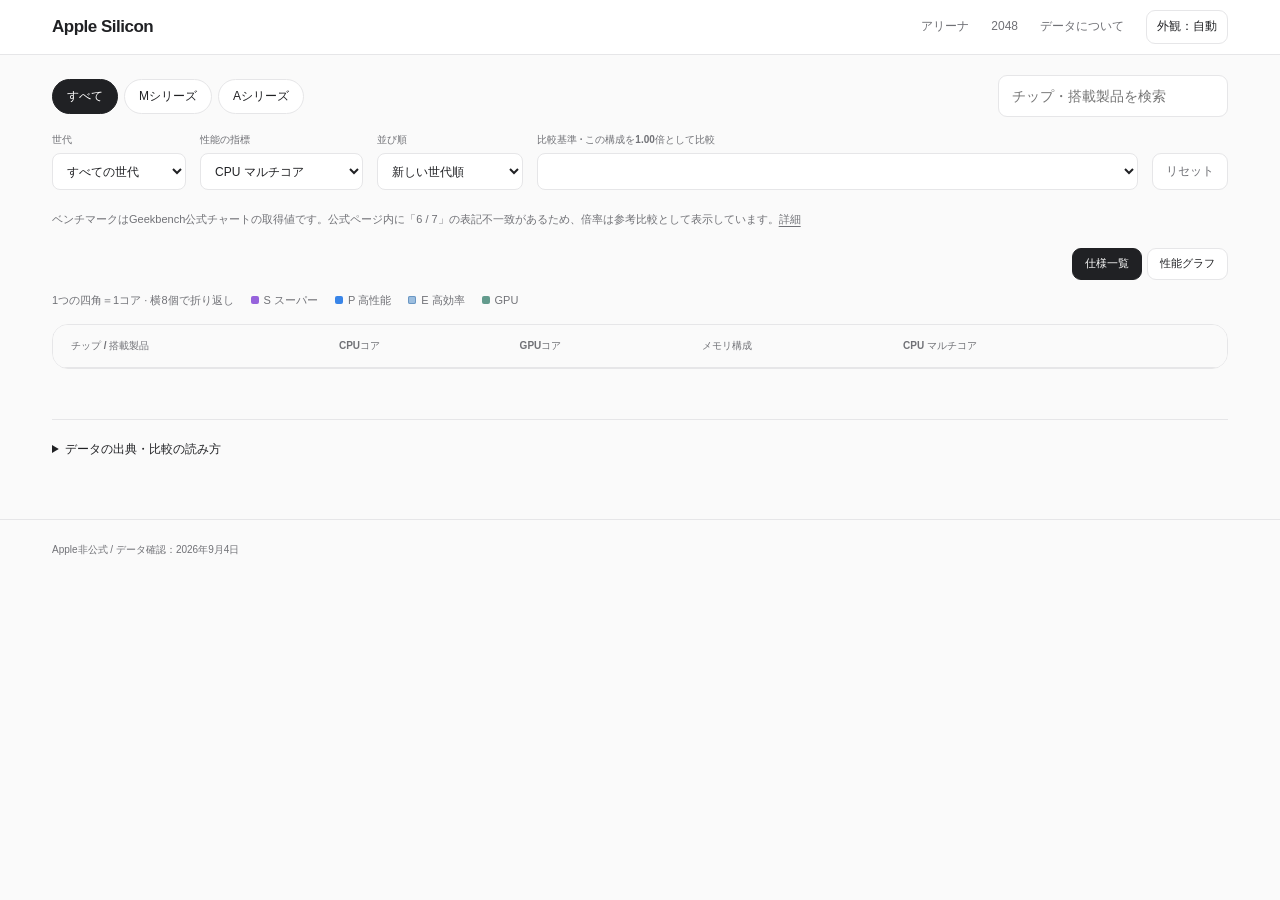
<file: template.html>
<!doctype html>
<html lang="ja"><head><meta charset="utf-8"><meta name="viewport" content="width=device-width, initial-scale=1"><meta name="color-scheme" content="light dark"><meta name="description" content="Apple SiliconのCPU・GPUコア数、メモリ構成、ベンチマークを一覧で比較。Mシリーズ全世代とA18 Pro以降に対応。"><title>Silicon Index — Apple Siliconを比較</title>
<style>
:root{--bg:#fafafa;--surface:#fff;--text:#202124;--muted:#707176;--line:#e6e6e8;--soft:#f0f0f2;--accent:#1669dd;--accent-bg:#edf4ff;--bar:#a6b4c8;--warn:#8a5a14;--warn-bg:#fff8ec;font-family:-apple-system,BlinkMacSystemFont,'Helvetica Neue','Noto Sans JP',sans-serif;color:var(--text);background:var(--bg);font-synthesis:none}*{box-sizing:border-box}body{margin:0;font-size:14px;line-height:1.6}a{color:var(--accent);text-underline-offset:3px}button,input,select{font:inherit}button,select{cursor:pointer}button{color:inherit}button:focus-visible,a:focus-visible,input:focus-visible,select:focus-visible,summary:focus-visible{outline:3px solid #6ea7f5;outline-offset:3px}button{border:1px solid var(--line);background:var(--surface);border-radius:9px;padding:8px 13px}button:hover{background:var(--soft)}button[aria-pressed=true]{background:var(--text);color:var(--surface);border-color:var(--text)}.wrap{max-width:1240px;margin:auto;padding:0 32px}header{border-bottom:1px solid var(--line);background:var(--surface)}.nav{height:68px;display:flex;align-items:center;justify-content:space-between}.brand{font-size:17px;font-weight:650;letter-spacing:-.5px;text-decoration:none;color:var(--text)}.brand span{color:var(--muted);font-weight:400}.nav-right{display:flex;gap:22px;align-items:center}.nav-right a{font-size:12px;color:var(--muted);text-decoration:none}.theme{font-size:12px;padding:6px 10px}.intro{padding:44px 0 29px;display:flex;align-items:end;justify-content:space-between;gap:24px}.eyebrow{font-size:10px;font-weight:650;letter-spacing:1.7px;color:var(--muted);margin:0 0 12px}h1{font-size:clamp(27px,3.4vw,40px);letter-spacing:-1.5px;line-height:1.3;margin:0 0 12px;font-weight:650}.intro p{margin:0;color:var(--muted);font-size:13px}.stamp{font-size:11px;color:var(--muted);white-space:nowrap;text-align:right}.stamp strong{font-size:19px;display:block;color:var(--text);font-weight:500;font-variant-numeric:tabular-nums}.summary{display:flex;gap:20px;margin-bottom:25px;color:var(--muted);font-size:12px}.summary b{color:var(--text);font-size:14px;margin-right:5px}.toolbar{display:flex;justify-content:space-between;align-items:center;gap:12px;flex-wrap:wrap;border-top:1px solid var(--line);padding:20px 0 15px}.segments{display:flex;gap:6px}.segments button{font-size:12px;padding:7px 14px;border-radius:20px}.search{width:230px;border:1px solid var(--line);background:var(--surface);color:var(--text);padding:9px 13px;border-radius:9px}.controls{display:flex;gap:14px;align-items:end;flex-wrap:wrap;padding-bottom:20px}.field{display:flex;flex-direction:column;gap:5px;min-width:125px}.field label{font-size:10px;color:var(--muted);font-weight:550}.field select{border:1px solid var(--line);border-radius:8px;background:var(--surface);color:var(--text);height:37px;padding:0 30px 0 10px;max-width:320px;font-size:12px}.field.base{flex:1}.field.base select{max-width:100%;width:100%}.reset{font-size:12px;height:37px;color:var(--muted)}.viewline{display:flex;justify-content:space-between;align-items:center;gap:12px;margin-bottom:12px}.result-count{font-size:11px;color:var(--muted)}.view-buttons{display:flex;gap:5px}.view-buttons button{font-size:11px;padding:6px 12px}.notice{padding:11px 14px;border-radius:9px;background:var(--warn-bg);color:var(--warn);font-size:11px;margin:0 0 19px;line-height:1.7}.notice a{color:inherit}.table-shell{border:1px solid var(--line);border-radius:12px;background:var(--surface);overflow:hidden}table{border-collapse:collapse;width:100%;font-size:12px}th{font-size:10px;text-align:left;font-weight:550;color:var(--muted);padding:13px 18px;background:var(--bg);border-bottom:1px solid var(--line);white-space:nowrap}td{padding:15px 18px;border-bottom:1px solid var(--line);vertical-align:middle}tbody tr:last-child td{border-bottom:0}.chip-name{font-size:17px;font-weight:650;letter-spacing:-.5px;white-space:nowrap}.device{font-size:10px;color:var(--muted);max-width:220px;margin-top:3px}.variant{font-size:10px;color:var(--muted)}.num{font-variant-numeric:tabular-nums;font-size:19px;line-height:1.2;letter-spacing:-.5px}.split{font-size:10px;white-space:nowrap;color:var(--muted);margin-top:4px}.badges{display:flex;gap:4px;flex-wrap:wrap;max-width:195px}.badge{font-variant-numeric:tabular-nums;border:1px solid var(--line);border-radius:5px;padding:1px 6px;font-size:11px;background:var(--bg);white-space:nowrap}.unit{font-size:10px;color:var(--muted);margin-top:4px}.score{width:210px;min-width:170px}.score-top{display:flex;align-items:baseline;justify-content:space-between;gap:12px;font-variant-numeric:tabular-nums}.score-value{font-size:15px;font-weight:550}.ratio{color:var(--accent);font-size:12px;font-weight:550}.track{height:5px;border-radius:3px;background:var(--soft);margin-top:7px;overflow:hidden}.fill{height:100%;background:var(--bar);border-radius:3px}.is-base{background:var(--accent-bg)}.is-base .fill{background:var(--accent)}.base-tag{font-size:9px;color:var(--accent);font-weight:600;margin-left:8px}.future{font-size:9px;color:var(--warn);font-weight:500;margin-left:8px}.detail-button{font-size:11px;white-space:nowrap;padding:7px 10px}.details td{padding:0 18px;background:var(--bg)}.detail-content{padding:17px 0;display:grid;grid-template-columns:1fr 1fr;gap:22px;font-size:11px;color:var(--muted)}.detail-content p{margin:4px 0}.detail-content b{color:var(--text);font-weight:550}.detail-metrics{display:flex;gap:20px;margin-bottom:10px}.detail-metrics span{display:block;font-size:16px;color:var(--text);font-variant-numeric:tabular-nums}.detail-content a{display:inline-block;margin-right:15px}.set-base{font-size:11px;margin-top:7px}.empty{padding:60px 20px;text-align:center;color:var(--muted)}#ranking{padding:8px 22px}.rank-row{display:grid;grid-template-columns:185px 1fr 100px;align-items:center;gap:20px;padding:14px 0;border-bottom:1px solid var(--line)}.rank-row:last-child{border-bottom:0}.rank-name{font-size:14px;font-weight:600}.rank-sub{font-size:10px;color:var(--muted)}.rank-track{height:23px;border-radius:4px;background:var(--soft)}.rank-fill{height:100%;min-width:2px;border-radius:4px;background:var(--bar)}.rank-row.baseline .rank-fill{background:var(--accent)}.rank-score{text-align:right;font-variant-numeric:tabular-nums}.rank-score b{font-weight:550;font-size:14px}.rank-score span{display:block;color:var(--accent);font-size:11px}.guide{margin:28px 0 40px;padding:20px 0;border-top:1px solid var(--line)}.guide summary{cursor:pointer;font-size:12px;font-weight:550}.guide-content{max-width:850px;font-size:12px;color:var(--muted);line-height:1.9;padding-top:12px}.guide h3{font-size:12px;color:var(--text);margin:17px 0 5px}.guide p{margin:5px 0}.guide ul{padding-left:18px}.legend{font-size:10px;color:var(--muted);padding-top:12px}footer{border-top:1px solid var(--line);padding:22px 0;font-size:10px;color:var(--muted)}footer .wrap{display:flex;justify-content:space-between;gap:20px}.sr-only{position:absolute;width:1px;height:1px;padding:0;margin:-1px;overflow:hidden;clip:rect(0,0,0,0);white-space:nowrap;border:0}[hidden]{display:none!important}
@media(prefers-color-scheme:dark){:root:not([data-theme=light]){--bg:#141416;--surface:#1d1d20;--text:#eeeef0;--muted:#a0a0a8;--line:#35353b;--soft:#2c2c32;--accent:#8dbbff;--accent-bg:#1b2a40;--bar:#6c839f;--warn:#dbb879;--warn-bg:#2c261c}}:root[data-theme=dark]{--bg:#141416;--surface:#1d1d20;--text:#eeeef0;--muted:#a0a0a8;--line:#35353b;--soft:#2c2c32;--accent:#8dbbff;--accent-bg:#1b2a40;--bar:#6c839f;--warn:#dbb879;--warn-bg:#2c261c}
@media(max-width:850px){.wrap{padding:0 20px}td,th{padding:13px 10px}.stamp{display:none}.score{min-width:135px;width:170px}.device{max-width:175px}.field{min-width:110px}.controls{gap:10px}}
@media(max-width:650px){.wrap{padding:0 18px}.nav{height:58px}.brand{font-size:15px}.brand span{display:none}.intro{padding:30px 0 22px}h1{letter-spacing:-1px}.intro p{font-size:12px}.summary{gap:16px;margin-bottom:20px}.toolbar{padding-top:16px}.search{width:100%;order:2}.segments{width:100%}.segments button{flex:1;padding:7px 10px}.controls{display:grid;grid-template-columns:1fr 1fr}.field select{max-width:100%;width:100%}.field.base{grid-column:1/-1}.reset{grid-column:1/-1;height:32px}.notice{font-size:10px}.table-shell{border:none;background:none;overflow:visible}table,tbody{display:block}thead{display:none}tr.data-row{display:grid;grid-template-columns:1fr 1fr 1.7fr;gap:16px 10px;border:1px solid var(--line);border-radius:12px;padding:17px;margin-bottom:10px;background:var(--surface)}tr.data-row.is-base{background:var(--accent-bg)}td{display:block;padding:0;border:0}td.identity{grid-column:1/3}td.action{grid-column:3;grid-row:1;text-align:right;align-self:center}td.cpu,td.gpu,td.mem{grid-row:2}td.cpu:before{content:'CPU';font-size:9px;color:var(--muted);display:block;margin-bottom:5px}td.gpu:before{content:'GPU';font-size:9px;color:var(--muted);display:block;margin-bottom:5px}td.mem:before{content:'メモリ';font-size:9px;color:var(--muted);display:block;margin-bottom:5px}td.score{grid-column:1/-1;width:auto;min-width:0;padding-top:12px;border-top:1px solid var(--line)}.chip-name{font-size:19px}.device{max-width:none}.badges{max-width:none}.badge{font-size:10px}.num{font-size:23px}.details{display:block;margin:-11px 0 10px;border:1px solid var(--line);border-radius:0 0 12px}.details td{padding:0 15px;border-radius:inherit}.detail-content{grid-template-columns:1fr;gap:10px}.rank-row{grid-template-columns:110px 1fr 70px;gap:10px}.rank-name{font-size:12px}.rank-sub{font-size:9px}.rank-track{height:19px}#ranking{padding:0 12px;border:1px solid var(--line);border-radius:12px;background:var(--surface)}.rank-score b{font-size:12px}.rank-score span{font-size:10px}.guide{margin-top:24px}footer .wrap{flex-direction:column;gap:4px}.nav-right{gap:12px}}
@media(prefers-reduced-motion:no-preference){.fill,.rank-fill{transition:width .2s ease}}@media print{header,.toolbar,.controls,.view-buttons,.action,.notice,footer{display:none}body{background:white;color:black}.wrap{max-width:none;padding:0}tr{break-inside:avoid}.intro{padding:15px 0}}

.core-grid{display:grid;grid-template-columns:repeat(8,6px);gap:3px;margin-top:9px;width:max-content}.core-square{width:6px;height:6px;border-radius:1px;background:#8190a6}.core-square.s{background:#9663dc}.core-square.p{background:#3985e8}.core-square.e{background:#9cbedf}.core-legend{display:flex;flex-wrap:wrap;gap:8px 17px;font-size:10px;color:var(--muted);margin:0 0 15px;align-items:center}.core-legend span{display:inline-flex;align-items:center;gap:5px}.core-legend i{display:inline-block}.cpu,.gpu{min-width:84px}.split{white-space:normal}.data-row td{vertical-align:top}
@media(max-width:650px){tr.data-row{grid-template-columns:1fr 1fr 1.5fr}.cpu,.gpu{min-width:0}}

/* Larger, grouped core maps and aligned comparison scales. */
.table-shell{border-radius:16px}.data-row td{padding-top:22px;padding-bottom:22px}.data-row:hover{background:var(--bg)}.data-row.is-base:hover{background:var(--accent-bg)}
.core-groups{display:flex;flex-direction:column;gap:10px;margin-top:12px}.core-grid{grid-template-columns:repeat(8,8px);gap:3px;margin-top:0}.core-square{width:8px;height:8px;border-radius:2px}.core-square.e{background:#9cbedf;box-shadow:inset 0 0 0 1px #6a97c3}.core-square.g{background:#639b8d}.core-label{font-size:9px;color:var(--muted);margin-top:4px;line-height:1.2}.cpu,.gpu{min-width:112px}.split{position:absolute;width:1px;height:1px;overflow:hidden;clip-path:inset(50%);white-space:nowrap}.num{font-size:26px;font-weight:600}.num:after{content:' コア';font-size:10px;font-weight:400;color:var(--muted);letter-spacing:0}.chip-name{font-size:20px}.memory-max{font-size:23px;font-weight:600;font-variant-numeric:tabular-nums;line-height:1.4}.memory-max small{font-size:10px;color:var(--muted);font-weight:400}.memory-track{height:6px;background:var(--soft);border-radius:4px;overflow:hidden;margin:8px 0 12px;max-width:180px}.memory-track div{height:100%;background:#639b8d;border-radius:4px}.badge{padding:2px 7px;background:var(--surface)}.score-top{align-items:center}.ratio{font-size:24px;letter-spacing:-.6px;line-height:1.2}.ratio small{display:block;font-size:9px;letter-spacing:0;font-weight:400;color:var(--muted);text-align:right;margin-top:4px}.score-value{font-size:13px;color:var(--muted)}.track{height:10px;margin-top:12px}.fill,.rank-fill{background:#6494cc}.core-legend{padding:13px 16px;background:var(--surface);border:1px solid var(--line);border-radius:10px;font-size:11px}.core-legend span:last-child i{background:#639b8d}.rank-score span{font-size:18px;font-weight:600}.rank-track{height:28px}
@media(max-width:850px){.cpu,.gpu{min-width:98px}.data-row td{padding-left:10px;padding-right:10px}.core-grid{grid-template-columns:repeat(8,7px);gap:3px}.core-square{width:7px;height:7px}}
@media(max-width:650px){tr.data-row{grid-template-columns:1fr 1fr;gap:20px 16px;padding:20px;margin-bottom:16px}.data-row td{padding:0}.cpu,.gpu{min-width:0}td.identity{grid-column:1}td.action{grid-column:2}td.cpu,td.gpu{grid-row:2}td.mem{grid-row:3;grid-column:1/-1;padding-top:15px;border-top:1px solid var(--line)}td.score{grid-row:4;padding-top:15px}.core-grid{grid-template-columns:repeat(8,10px);gap:4px}.core-square{width:10px;height:10px}.core-label{font-size:10px}.core-legend .core-square{width:8px;height:8px}.memory-track{max-width:none}.core-groups{gap:12px}.num{font-size:28px}.ratio{font-size:28px}.score-value:before{content:'スコア ';font-size:10px}.chip-name{white-space:normal}.rank-score span{font-size:14px}}

.nav{height:54px}.toolbar{border-top:0}.core-legend{background:none;border:0;border-radius:0;padding:0}.notice{background:none;border-radius:0;padding:0;color:var(--muted)}
@media(max-width:650px){.nav{height:auto;min-height:54px;gap:10px;padding-top:8px;padding-bottom:8px}.nav-right{flex-wrap:wrap;justify-content:flex-end;gap:10px}.brand{flex-shrink:0}}
</style><link rel="stylesheet" href="chip-art.css?v=1"><script src="chip-art.js?v=1"></script></head><body>
<header><nav class="wrap nav" aria-label="メイン"><a class="brand" href="./">Apple Silicon</a><div class="nav-right"><a href="game.html">アリーナ</a><a href="2048.html">2048</a><a href="#about">データについて</a><button class="theme" id="theme" aria-label="外観を切り替え">外観：自動</button></div></nav></header>
<main class="wrap"><h1 class="sr-only">Apple Siliconの比較</h1>
<div class="toolbar"><div class="segments" role="group" aria-label="シリーズ"><button data-family="all" aria-pressed="true">すべて</button><button data-family="M" aria-pressed="false">Mシリーズ</button><button data-family="A" aria-pressed="false">Aシリーズ</button></div><label class="sr-only" for="search">チップ・搭載製品を検索</label><input class="search" id="search" type="search" placeholder="チップ・搭載製品を検索" autocomplete="off"></div>
<div class="controls"><div class="field"><label for="generation">世代</label><select id="generation"><option value="all">すべての世代</option></select></div><div class="field"><label for="metric">性能の指標</label><select id="metric"><option value="multi">CPU マルチコア</option><option value="single">CPU シングルコア</option><option value="metal">GPU Metal</option></select></div><div class="field"><label for="sort">並び順</label><select id="sort"><option value="new">新しい世代順</option><option value="score">スコアが高い順</option><option value="cpu">CPUコア数順</option><option value="gpu">GPUコア数順</option><option value="memory">最大メモリ順</option></select></div><div class="field base"><label for="baseline">比較基準 · この構成を1.00倍として比較</label><select id="baseline"></select></div><button class="reset" id="reset">リセット</button></div>
<p class="notice">ベンチマークはGeekbench公式チャートの取得値です。公式ページ内に「6 / 7」の表記不一致があるため、倍率は参考比較として表示しています。<a href="#about">詳細</a></p>
<div class="viewline"><span class="result-count" id="resultCount" role="status" aria-live="polite"></span><div class="view-buttons" role="group" aria-label="表示形式"><button id="tableView" aria-pressed="true">仕様一覧</button><button id="chartView" aria-pressed="false">性能グラフ</button></div></div>
<div class="core-legend"><span>1つの四角＝1コア · 横8個で折り返し</span><span><i class="core-square s" aria-hidden="true"></i>S スーパー</span><span><i class="core-square p" aria-hidden="true"></i>P 高性能</span><span><i class="core-square e" aria-hidden="true"></i>E 高効率</span><span><i class="core-square" aria-hidden="true"></i>GPU</span></div><div class="table-shell"><table id="table"><caption class="sr-only">Apple Siliconの構成とベンチマーク一覧</caption><thead><tr><th scope="col">チップ / 搭載製品</th><th scope="col">CPUコア</th><th scope="col">GPUコア</th><th scope="col">メモリ構成</th><th scope="col" id="scoreHead">CPU マルチコア</th><th scope="col"><span class="sr-only">詳細</span></th></tr></thead><tbody id="rows"></tbody></table><div id="ranking" hidden aria-label="ベンチマーク比較グラフ"></div><div class="empty" id="empty" hidden>条件に合う構成がありません。<br>検索語や世代を変えてみてください。</div></div>
<p class="legend" id="legend"></p>
<details class="guide" id="about"><summary>データの出典・比較の読み方</summary><p class="art-credit"><a href="art-sources.html">チップ画像の出典</a></p><div class="guide-content"><h3>対象とメモリ</h3><p>Mac向けのM1からM6までのMシリーズ、およびA18 Pro・A19・A19 Proの確認済み構成を掲載。M4 Ultraなど未確認のチップは掲載していません。2026年9月4日時点で発表済みの構成を含みます。iPad専用のMチップ構成は対象外です。搭載製品欄は代表例で、対応製品をすべて列挙したものではありません。</p><p>メモリはストレージ容量ではなくRAMです。同じチップ・CPU・GPU構成でも搭載製品によって選択肢が異なります。「詳細」に製品別の制約を記載しています。iPhoneにはRAMの増量オプションがなく、Appleの製品仕様に容量が記載されていないため「容量非公表」としています。</p><h3>CPUの内訳</h3><p>S＝スーパーコア、P＝高性能コア、E＝高効率コア。名称はAppleの現行表記に準拠。異なる世代の同じコア数が、同じ性能を示すわけではありません。Neural Engineとメモリ帯域幅は各構成の「詳細」に表示します。</p><h3>ベンチマーク</h3><p><a href="https://browser.geekbench.com/mac-benchmarks" target="_blank" rel="noopener noreferrer">Geekbench Mac Benchmarks</a>と<a href="https://browser.geekbench.com/ios-benchmarks" target="_blank" rel="noopener noreferrer">iOS Benchmarks</a>を2026年9月4日に確認した静的データです。自動更新ではありません。各行は詳細に示す代表機種の集計値で、すべての搭載機種を平均したチップ固有の値ではありません。</p><p>公式チャートの説明はGeekbench 7ですが、<a href="https://browser.geekbench.com/macs/macbook-pro-14-inch-2025" target="_blank" rel="noopener noreferrer">M5 MacBook Proの詳細ページ</a>の説明は同じ値をGeekbench 6と記載しています。本サイトはバージョンを断定せず、同時点の公式チャート内での参考比較に限定します。厳密な同一バージョン・同一条件での比較は未検証です。</p><p>倍率＝対象スコア ÷ 比較基準のスコア。1.50倍はスコアが50%高いことを示し、実際の作業が必ず1.50倍速くなるという意味ではありません。OS、冷却、電力設定、メモリ、ソフトによって結果は変わります。CPU・GPUの異なる指標同士は比較しません。GPUはMetalのみで、OpenCL値とは混在させません。</p><p>構成と結果を対応付けられない場合は未掲載とし、他構成の値や推定値で埋めていません。GPU別の区別がない旧世代の集計では、CPU参考値のみ表示する場合があります。</p><h3>公式仕様</h3><p>各行の「詳細 → Apple公式仕様」から元の技術仕様を確認できます。チップの仕様や販売構成が更新された場合、掲載データと異なる可能性があります。</p></div></details>
<noscript><p>この一覧の表示・比較にはJavaScriptを有効にしてください。</p></noscript></main><footer><div class="wrap"><span>Apple非公式 / データ確認：2026年9月4日</span></div></footer>
<script id="chip-data" type="application/json">__DATA__</script>
<script>
'use strict';
const DATA=JSON.parse(document.getElementById('chip-data').textContent);
const $=id=>document.getElementById(id);
const nf=new Intl.NumberFormat('ja-JP');
const fmt=v=>v==null?'未掲載':nf.format(v);
const esc=s=>String(s??'').replace(/[&<>"']/g,c=>({'&':'&amp;','<':'&lt;','>':'&gt;','"':'&quot;',"'":'&#39;'}[c]));
const labels={single:'CPU シングルコア',multi:'CPU マルチコア',metal:'GPU Metal'};
let family='all',view='table',expanded=new Set();
const rank=r=>r.chip.startsWith('M')?Number(r.generation.slice(1))*10+({Pro:1,Max:2,Ultra:3}[r.chip.split(' ')[1]]||0):Number(r.generation.slice(1))*10-200+(r.chip.includes('Pro')?1:0);
const name=r=>`${r.chip} · CPU ${r.cpu} / GPU ${r.gpu}${r.platform==='ios'?' · '+r.device:''}`;

const generations=[...new Set(DATA.map(r=>r.generation))];
$('generation').insertAdjacentHTML('beforeend',generations.map(g=>`<option value="${esc(g)}">${esc(g)}</option>`).join(''));
const baseOptions=DATA.slice().sort((a,b)=>rank(b)-rank(a)||b.gpu-a.gpu);
function updateBaseline(){const old=$('baseline').value;const available=baseOptions.filter(r=>r.bench[$('metric').value]>0);$('baseline').innerHTML=available.map(r=>`<option value="${r.id}">${esc(name(r))}</option>`).join('');$('baseline').value=available.some(r=>r.id===old)?old:(available.find(r=>r.chip==='M1'&&r.gpu===8)?.id||available[0]?.id||'');}
function filtered(){const q=$('search').value.trim().toLowerCase();return DATA.filter(r=>(family==='all'||r.chip.startsWith(family))&&($('generation').value==='all'||r.generation===$('generation').value)&&(!q||[r.chip,r.device,`${r.cpu} ${r.gpu}`].join(' ').toLowerCase().includes(q))).sort((a,b)=>{let d=0;const k=$('sort').value;if(k==='score')d=(b.bench[$('metric').value]??-1)-(a.bench[$('metric').value]??-1);if(k==='cpu')d=b.cpu-a.cpu;if(k==='gpu')d=b.gpu-a.gpu;if(k==='memory')d=Math.max(0,...b.memory)-Math.max(0,...a.memory);return d||rank(b)-rank(a)||b.cpu-a.cpu||b.gpu-a.gpu;});}
function ratio(v,base){return v>0&&base>0?(v/base).toFixed(2)+'×':'—';}
function coreGrid(r,type){const groups=type==='cpu'?[[r.s,'s','スーパー'],[r.p,'p','高性能'],[r.e,'e','高効率']]:[[r.gpu,'g','GPU']];return '<div class="core-groups" aria-hidden="true">'+groups.filter(([count])=>count>0).map(([count,kind,label])=>'<div class="core-group"><div class="core-grid">'+('<span class="core-square '+kind+'"></span>').repeat(count)+'</div>'+(type==='cpu'?'<div class="core-label">'+label+' '+count+'</div>':'')+'</div>').join('')+'</div>';}
function memoryVisual(r){if(!r.memory.length)return '';const max=Math.max(...r.memory);return `<div class="memory-max">${max}<small> GBまで${r.historicalMemory?.includes(max)?'*':''}</small></div><div class="memory-track" aria-hidden="true"><div style="width:${max/512*100}%"></div></div>`;}
function detail(r){return `<div class="detail-content"><div><div class="detail-metrics"><div>シングルコア<span>${fmt(r.bench.single)}</span></div><div>マルチコア<span>${fmt(r.bench.multi)}</span></div><div>Metal<span>${fmt(r.bench.metal)}</span></div></div><p>ベンチマーク代表機種：<b>${esc(r.benchDevice||'対応する集計値を確認できていません')}</b></p>${r.benchNote?`<p>${esc(r.benchNote)}</p>`:''}<p>チャート取得日：2026年9月4日 / 版表記不一致のため参考値</p><a href="${esc(r.benchSource)}" target="_blank" rel="noopener noreferrer">Geekbench出典 ↗</a>${r.bench[$('metric').value]>0?`<button class="set-base" data-base="${r.id}">この構成を比較基準にする</button>`:''}</div><div><p>Neural Engine：<b>${r.ne}コア</b>　メモリ帯域幅：<b>${r.bw==null?'未記載・条件別':nf.format(r.bw)+' GB/s'}</b></p><p>${esc(r.note||'表示したメモリ容量は、このCPU / GPU構成で選べる構成です。製品・販売時期による差は公式仕様をご確認ください。')}</p><p>状態：${esc(r.status)}</p><a href="${esc(r.source)}" target="_blank" rel="noopener noreferrer">Apple公式仕様 ↗</a>${r.extraSource?`<a href="${esc(r.extraSource)}" target="_blank" rel="noopener noreferrer">補足の公式出典 ↗</a>`:''}</div></div>`;}
function render(){const rows=filtered(),metric=$('metric').value,base=DATA.find(r=>r.id===$('baseline').value),baseScore=base?.bench[metric];const max=Math.max(1,...rows.map(r=>r.bench[metric]||0));$('resultCount').textContent=`${rows.length}構成を表示 · ${rows.filter(r=>r.bench[metric]>0).length}構成にスコアあり`;$('scoreHead').textContent=labels[metric];$('legend').textContent=`${labels[metric]} / 性能の棒は表示中の最高値を100%として表示。メモリの棒は全構成共通の512 GBを上限に表示。倍率は ${base?name(base):'未選択'} を基準に算出。`;$('empty').hidden=rows.length>0;$('table').hidden=view!=='table'||!rows.length;$('ranking').hidden=view!=='chart'||!rows.length;
$('rows').innerHTML=rows.map(r=>{const score=r.bench[metric],isBase=r.id===base?.id,open=expanded.has(r.id);return `<tr class="data-row ${isBase?'is-base':''}"><td class="identity"><div class="identity-art">${ChipArt.html(r.chip)}<div><div class="chip-name">${esc(r.chip)}${isBase?'<span class="base-tag">基準</span>':''}${r.status==='発表済み'?'<span class="future">発表済み</span>':''}</div><div class="device">${esc(r.device)}</div></div></div></td><td class="cpu"><div class="num">${r.cpu}</div>${coreGrid(r,'cpu')}<div class="split">${[r.s?`S${r.s}`:'',r.p?`P${r.p}`:'',r.e?`E${r.e}`:''].filter(Boolean).join(' + ')}</div></td><td class="gpu"><div class="num">${r.gpu}</div>${coreGrid(r,'gpu')}</td><td class="mem">${memoryVisual(r)}<div class="badges">${r.memory.length?r.memory.map(m=>`<span class="badge">${m}${r.historicalMemory?.includes(m)?"*":""}</span>`).join(''):'<span class="variant">容量非公表</span>'}</div><div class="unit">${r.memory.length?'GB'+(r.historicalMemory?.length?" · *発売当初":'')+(r.note?' · 条件は詳細へ':''):'増量オプションなし'}</div></td><td class="score"><div class="score-top"><span class="score-value">${fmt(score)}</span><span class="ratio">${ratio(score,baseScore)}<small>基準比</small></span></div>${score?`<div class="track" aria-hidden="true"><div class="fill" style="width:${score/max*100}%"></div></div>`:'<div class="variant">対応する結果を未確認</div>'}</td><td class="action"><button class="detail-button" data-detail="${r.id}" aria-expanded="${open}" aria-controls="detail-${r.id}" aria-label="${esc(name(r))}の詳細">${open?'閉じる −':'詳細 ＋'}</button></td></tr><tr class="details" id="detail-${r.id}" ${open?'':'hidden'}><td colspan="6">${open?detail(r):''}</td></tr>`;}).join('');
$('ranking').innerHTML=rows.slice().sort((a,b)=>(b.bench[metric]??-1)-(a.bench[metric]??-1)).map(r=>`<div class="rank-row ${r.id===base?.id?'baseline':''}"><div>${ChipArt.html(r.chip,'rank-art')}<div class="rank-name">${esc(r.chip)}${r.id===base?.id?' · 基準':''}</div><div class="rank-sub">CPU ${r.cpu} / GPU ${r.gpu}${r.platform==='ios'?' · iPhone':''}</div></div><div class="rank-track" aria-hidden="true">${r.bench[metric]?`<div class="rank-fill" style="width:${r.bench[metric]/max*100}%"></div>`:''}</div><div class="rank-score"><b>${fmt(r.bench[metric])}</b><span>${ratio(r.bench[metric],baseScore)}</span></div></div>`).join('');}
document.querySelectorAll('[data-family]').forEach(button=>button.addEventListener('click',()=>{family=button.dataset.family;$('generation').value='all';document.querySelectorAll('[data-family]').forEach(b=>b.setAttribute('aria-pressed',String(b===button)));render();}));
$('search').addEventListener('input',render);['generation','sort','baseline'].forEach(id=>$(id).addEventListener('change',render));$('metric').addEventListener('change',()=>{updateBaseline();render();});
$('rows').addEventListener('click',event=>{const b=event.target.closest('button');if(!b)return;if(b.dataset.detail){const id=b.dataset.detail;expanded.has(id)?expanded.delete(id):expanded.add(id);render();document.querySelector(`[data-detail="${id}"]`)?.focus();}if(b.dataset.base){$('baseline').value=b.dataset.base;render();$('baseline').focus();}});
function setView(v){view=v;$('tableView').setAttribute('aria-pressed',String(v==='table'));$('chartView').setAttribute('aria-pressed',String(v==='chart'));render();}$('tableView').addEventListener('click',()=>setView('table'));$('chartView').addEventListener('click',()=>setView('chart'));
$('reset').addEventListener('click',()=>{family='all';$('search').value='';$('generation').value='all';$('sort').value='new';$('metric').value='multi';$('baseline').value='';expanded.clear();updateBaseline();document.querySelectorAll('[data-family]').forEach(b=>b.setAttribute('aria-pressed',String(b.dataset.family==='all')));setView('table');});
let theme='auto';try{theme=localStorage.getItem('silicon-theme')||'auto';}catch{}function applyTheme(){if(theme==='auto')delete document.documentElement.dataset.theme;else document.documentElement.dataset.theme=theme;$('theme').textContent='外観：'+({auto:'自動',light:'ライト',dark:'ダーク'}[theme]||'自動');}applyTheme();$('theme').addEventListener('click',()=>{theme=({auto:'light',light:'dark',dark:'auto'})[theme]||'auto';try{localStorage.setItem('silicon-theme',theme);}catch{}applyTheme();});
updateBaseline();render();
document.querySelectorAll('a[href="#about"]').forEach(a=>a.addEventListener('click',()=>{$('about').open=true;}));
</script></body></html>
</file>
<file: chip-art.css>
.official-chip{position:relative;display:inline-block;width:64px;height:64px;flex-shrink:0;overflow:hidden;vertical-align:middle;background:#050505;border-radius:4px;isolation:isolate;color:#eee}.official-chip img{position:absolute;display:block;max-width:none!important;pointer-events:none;user-select:none}.official-chip .full-art{inset:0;width:100%;height:100%;object-fit:cover;object-position:center}.official-chip .crop-art{width:var(--img-w);height:var(--img-h);left:var(--img-x);top:var(--img-y)}.art-fallback{position:absolute;inset:0;display:grid;place-items:center;text-align:center;padding:4px;font:600 10px/1.1 -apple-system,BlinkMacSystemFont,'Helvetica Neue',sans-serif;color:#ddd;background:#080808}.art-ready .art-fallback{visibility:hidden}.art-credit{font-size:10px;color:var(--muted,#7b8290);line-height:1.8}.identity-art{display:flex;align-items:center;gap:12px}.identity-art .official-chip{width:60px;height:60px}.rank-art{float:left;width:35px;height:35px;margin-right:10px;border-radius:3px}.official-chip.preview-art{width:260px;height:260px;border-radius:6px}.chip-preview{background:none!important;overflow:visible!important}.chip-preview .official-chip{box-shadow:none!important}.tile .official-chip{width:100%;height:100%;border-radius:5px}.tile .tile-caption{position:absolute;bottom:3px;left:4px;right:4px;display:flex;align-items:center;justify-content:space-between;gap:3px;padding:3px 4px;background:#070707d9;border-radius:3px;color:#fff;font-size:8px;line-height:1.1;pointer-events:none;z-index:2}.tile .tile-caption span:last-child{opacity:.65;font-size:7px}.step .official-chip{display:block;width:43px;height:43px;margin:0 auto 7px;border-radius:3px}.tile{background:#080808!important;box-shadow:none!important;border:1px solid #ffffff12}.art-sources{max-width:860px;margin:34px auto;padding:0 24px;font:14px/1.8 -apple-system,BlinkMacSystemFont,sans-serif}.art-sources table{width:100%;border-collapse:collapse;margin-top:22px}.art-sources th{text-align:left;font-size:11px;opacity:.65}.art-sources td,.art-sources th{padding:10px 8px;border-bottom:1px solid #8884;vertical-align:middle}.art-sources .official-chip{width:54px;height:54px;margin-right:12px}.art-sources a{color:inherit;text-underline-offset:3px}@media(max-width:650px){.official-chip.preview-art{width:180px;height:180px;border-radius:5px}.identity-art{gap:9px}.identity-art .official-chip{width:48px;height:48px}.rank-art{width:26px;height:26px;margin-right:6px}.tile .tile-caption{font-size:7px;padding:3px;left:2px;right:2px;bottom:2px}.tile .tile-caption span:last-child{font-size:6px}}
</file>
